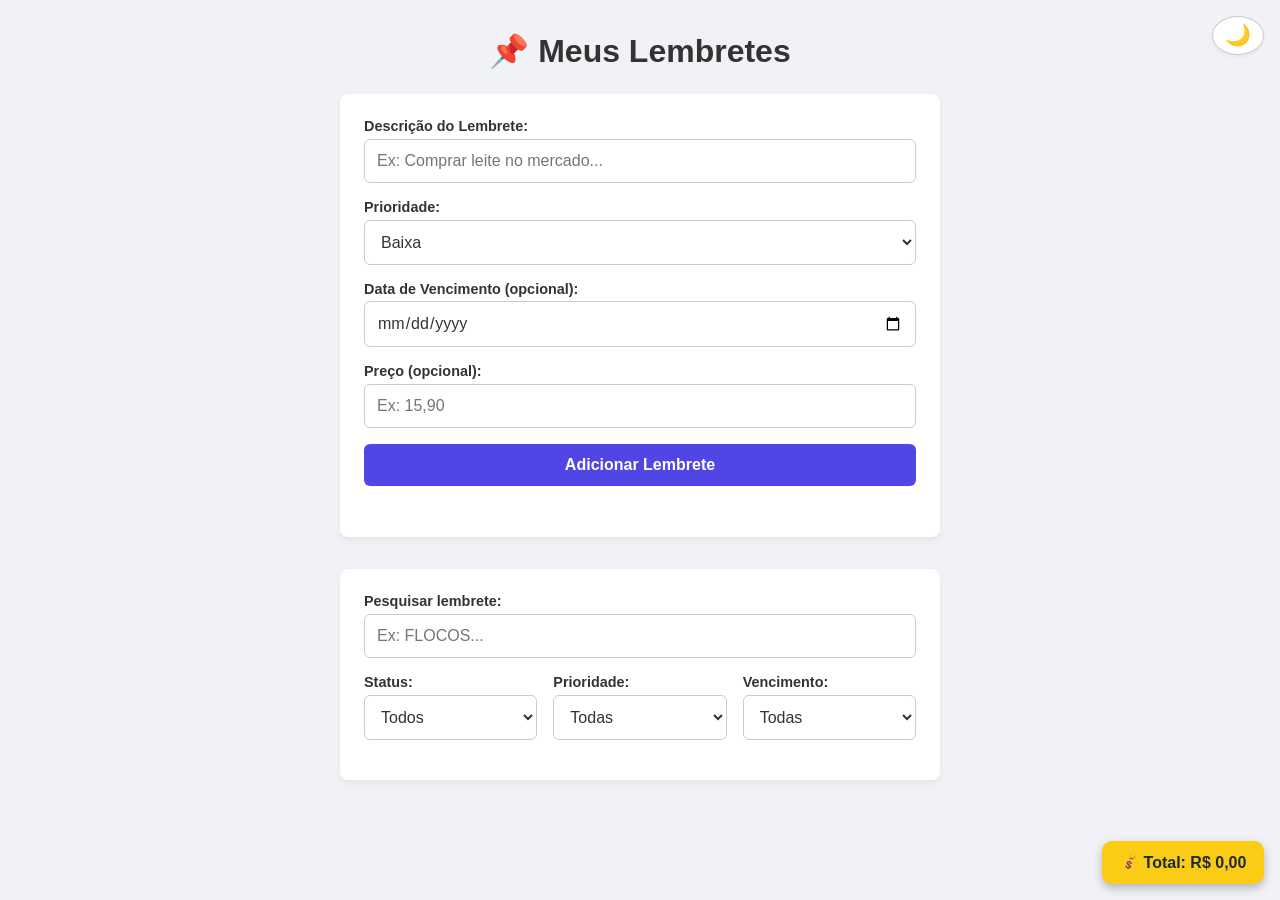
<file: painel de lembretes nova versao/index.html>
<!DOCTYPE html>
<html lang="pt-BR">
<head>
  <meta charset="UTF-8">
  <meta name="viewport" content="width=device-width, initial-scale=1.0">
  <title>Painel de Lembretes</title>
  <link rel="stylesheet" href="style.css">
</head>
<body>

  <!-- Botão fixo no canto da página para alternar entre modo claro e escuro -->
  <button id="btn-tema" aria-label="Alternar entre modo claro e escuro" title="Alternar tema">🌙</button>

  <!-- Bloco fixo no canto mostrando o total somado dos preços dos lembretes -->
  <div id="total-preco" class="total-preco">💰 Total: R$ 0,00</div>

  <main class="container">
    <h1>📌 Meus Lembretes</h1>

    <!-- Formulário de Entrada -->
    <div class="card-inputs">
      <div class="form-group">
        <label for="input-texto">Descrição do Lembrete:</label>
        <input type="text" id="input-texto" placeholder="Ex: Comprar leite no mercado...">
      </div>

      <div class="form-group">
        <label for="select-prioridade">Prioridade:</label>
        <select id="select-prioridade">
          <option value="baixa">Baixa</option>
          <option value="media">Média</option>
          <option value="alta">Alta</option>
        </select>
      </div>

      <div class="form-group">
        <label for="input-vencimento">Data de Vencimento (opcional):</label>
        <input type="date" id="input-vencimento">
      </div>

      <div class="form-group">
        <label for="input-preco">Preço (opcional):</label>
        <input type="number" id="input-preco" placeholder="Ex: 15,90" min="0" step="0.01" inputmode="decimal">
      </div>

      <button id="btn-adicionar">Adicionar Lembrete</button>
      <p id="msg-erro" class="erro"></p>
    </div>

    <!-- Filtros de busca e refinamento da lista -->
    <div class="card-filtros">
      <div class="form-group">
        <label for="input-busca">Pesquisar lembrete:</label>
        <input type="text" id="input-busca" placeholder="Ex: FLOCOS...">
      </div>

      <div class="filtros-grid">
        <div class="form-group">
          <label for="filtro-status">Status:</label>
          <select id="filtro-status">
            <option value="todos">Todos</option>
            <option value="pendente">Pendentes</option>
            <option value="concluido">Concluídos</option>
          </select>
        </div>

        <div class="form-group">
          <label for="filtro-prioridade">Prioridade:</label>
          <select id="filtro-prioridade">
            <option value="todas">Todas</option>
            <option value="alta">Alta</option>
            <option value="media">Média</option>
            <option value="baixa">Baixa</option>
          </select>
        </div>

        <div class="form-group">
          <label for="filtro-vencimento">Vencimento:</label>
          <select id="filtro-vencimento">
            <option value="todas">Todas</option>
            <option value="atrasados">Atrasados</option>
            <option value="hoje">Vence hoje</option>
            <option value="semana">Próximos 7 dias</option>
            <option value="sem-data">Sem data</option>
          </select>
        </div>
      </div>
    </div>

    <!-- Container onde os cards serão gerados dinamicamente -->
    <section id="lista-lembretes" class="grid-lembretes"></section>
    <p id="msg-vazio" class="msg-vazio oculto">Nenhum lembrete encontrado com esses filtros.</p>
  </main>

  <script src="script.js"></script>
</body>
</html>
</file>
<file: painel de lembretes nova versao/style.css>
/* ==========================================================
   VARIÁVEIS DE TEMA
   Definimos as cores como variáveis CSS para que o modo escuro
   seja só uma troca de valores (feita via classe no <body>),
   sem precisar duplicar regras de estilo pela folha toda.
   ========================================================== */
:root {
  --cor-fundo: #f0f2f5;
  --cor-texto: #333;
  --cor-cartao: #ffffff;
  --cor-borda: #ccc;
  --cor-sombra: rgba(0, 0, 0, 0.05);
  --cor-texto-suave: #6b7280;
}

/* Modo escuro: aplicado quando o JS adiciona a classe "tema-escuro" no <body> */
body.tema-escuro {
  --cor-fundo: #111827;
  --cor-texto: #e5e7eb;
  --cor-cartao: #1f2937;
  --cor-borda: #374151;
  --cor-sombra: rgba(0, 0, 0, 0.4);
  --cor-texto-suave: #9ca3af;
}

* {
  box-sizing: border-box;
  margin: 0;
  padding: 0;
  font-family: 'Segoe UI', Tahoma, Geneva, Verdana, sans-serif;
}

body {
  background-color: var(--cor-fundo);
  color: var(--cor-texto);
  padding: 2rem 1rem;
  /* Transição suave ao trocar de tema, em vez de uma troca "seca" de cores */
  transition: background-color 0.2s, color 0.2s;
}

.container {
  max-width: 600px;
  margin: 0 auto;
}

h1 {
  text-align: center;
  margin-bottom: 1.5rem;
}

.card-inputs {
  background: var(--cor-cartao);
  padding: 1.5rem;
  border-radius: 8px;
  box-shadow: 0 4px 6px var(--cor-sombra);
  margin-bottom: 2rem;
  transition: background-color 0.2s;
}

.form-group {
  margin-bottom: 1rem;
  display: flex;
  flex-direction: column;
}

label {
  font-size: 0.9rem;
  font-weight: 600;
  margin-bottom: 0.3rem;
}

input, select, button {
  padding: 0.75rem;
  border-radius: 6px;
  border: 1px solid var(--cor-borda);
  font-size: 1rem;
  background-color: var(--cor-cartao);
  color: var(--cor-texto);
}

input:focus, select:focus {
  outline: none;
  border-color: #4f46e5;
}

button {
  background-color: #4f46e5;
  color: white;
  border: none;
  font-weight: bold;
  cursor: pointer;
  width: 100%;
  transition: background 0.2s;
}

button:hover {
  background-color: #4338ca;
}

.erro {
  color: #ef4444;
  font-size: 0.85rem;
  margin-top: 0.5rem;
  min-height: 1.2rem;
}

/* Bloco de filtros, logo abaixo da caixa de adicionar lembretes */
.card-filtros {
  background: var(--cor-cartao);
  padding: 1.5rem;
  border-radius: 8px;
  box-shadow: 0 4px 6px var(--cor-sombra);
  margin-bottom: 2rem;
  transition: background-color 0.2s;
}

/* Os três blocos (status, prioridade, vencimento) lado a lado quando há espaço */
.filtros-grid {
  display: grid;
  grid-template-columns: repeat(3, 1fr);
  gap: 1rem;
}

/* Em telas estreitas, os blocos de filtro empilham em vez de espremer */
@media (max-width: 500px) {
  .filtros-grid {
    grid-template-columns: 1fr;
  }
}

/* Mensagem exibida quando nenhum lembrete passa nos filtros atuais */
.msg-vazio {
  text-align: center;
  color: var(--cor-texto-suave);
  margin-top: 1rem;
}

/* Grid de Lembretes Gerados Dinamicamente */
.grid-lembretes {
  display: flex;
  flex-direction: column;
  gap: 1rem;
}

.card-item {
  background: var(--cor-cartao);
  padding: 1rem;
  border-radius: 6px;
  border-left: 6px solid #ccc;
  display: flex;
  justify-content: space-between;
  align-items: center;
  box-shadow: 0 2px 4px var(--cor-sombra);
  transition: background-color 0.2s;
}

/* Estilos dinâmicos baseados na prioridade */
.card-item.alta { border-left-color: #ef4444; }
.card-item.media { border-left-color: #f59e0b; }
.card-item.baixa { border-left-color: #10b981; }

/* Área de texto do lembrete: indica que é clicável (marca/desmarca o ✅) */
.info-lembrete {
  cursor: pointer;
}

/* Emoji de "confere" (✅) exibido ao lado do texto quando o item está marcado */
.emoji-confere {
  margin-left: 0.4rem;
}

/* Classe usada para esconder o emoji (ou a mensagem de "nada encontrado") */
.oculto {
  display: none;
}

/* Texto da data de vencimento dentro do card */
.vencimento {
  display: block;
  color: var(--cor-texto-suave);
}

/* Texto do preço dentro do card */
.preco-item {
  display: block;
  color: var(--cor-texto-suave);
  font-weight: 600;
}

.btn-deletar {
  background: #fee2e2;
  color: #ef4444;
  border: none;
  padding: 0.4rem 0.8rem;
  border-radius: 4px;
  cursor: pointer;
  width: auto;
}

.btn-deletar:hover {
  background: #fca5a5;
}

/* ==========================================================
   BOTÃO DE ALTERNAR TEMA (claro/escuro)
   Fica fixo no canto superior direito da página, sempre visível.
   ========================================================== */
#btn-tema {
  position: fixed;
  top: 1rem;
  right: 1rem;
  width: auto;
  padding: 0.5rem 0.75rem;
  font-size: 1.3rem;
  line-height: 1;
  background: var(--cor-cartao);
  border: 1px solid var(--cor-borda);
  border-radius: 50%;
  box-shadow: 0 2px 4px var(--cor-sombra);
  cursor: pointer;
  z-index: 1000;
}

#btn-tema:hover {
  background: var(--cor-cartao);
  filter: brightness(0.95);
}

/* ==========================================================
   BLOCO FIXO DO TOTAL DE PREÇOS
   Fica fixo no canto inferior direito, sempre visível, com cor
   amarela bem chamativa pra chamar atenção pro valor final.
   ========================================================== */
.total-preco {
  position: fixed;
  bottom: 1rem;
  right: 1rem;
  background-color: #facc15;
  color: #1f2937;
  font-weight: bold;
  font-size: 1rem;
  padding: 0.75rem 1.1rem;
  border-radius: 10px;
  box-shadow: 0 4px 10px rgba(0, 0, 0, 0.25);
  z-index: 1000;
  white-space: nowrap;
}

/* ==========================================================
   EASTER EGGS: elementos que atravessam correndo o rodapé da página
   Estrutura genérica reaproveitada pelo dinossauro e pela dupla
   Alice + coelho. A duração da travessia é definida via JS
   (inline, "animation-duration") de acordo com a velocidade configurada.
   ========================================================== */
.easter-egg-correndo {
  position: fixed;
  bottom: 1.5rem;
  left: 0;
  display: flex;
  align-items: center;
  gap: 0.6rem;
  white-space: nowrap;
  z-index: 2000;
  pointer-events: none; /* não atrapalha cliques na página */
  animation-name: correr-tela;
  animation-timing-function: linear;
  animation-fill-mode: forwards;
}

/* Atravessa a tela da esquerda pra direita, saindo e entrando fora da tela */
@keyframes correr-tela {
  from { transform: translateX(-220px); }
  to { transform: translateX(calc(100vw + 20px)); }
}

/* --- Dinossauro (easter egg do tema claro/escuro) --- */
.dino-emoji {
  font-size: 2.5rem;
  display: inline-block;
  animation: dino-pular 0.25s ease-in-out infinite;
}

.dino-frase {
  font-size: 1.1rem;
  font-weight: bold;
  color: var(--cor-texto);
  background: var(--cor-cartao);
  padding: 0.2rem 0.6rem;
  border-radius: 999px;
  box-shadow: 0 2px 4px var(--cor-sombra);
}

/* Pequeno "pulinho" pra simular a corrida do dinossauro */
@keyframes dino-pular {
  0%, 100% { transform: translateY(0); }
  50% { transform: translateY(-6px); }
}

/* --- Alice + coelho (easter egg da lista bolo/suco/carne/baralho) --- */
.sprite-corredor {
  height: 100px;
  width: auto;
  image-rendering: pixelated; /* mantém os pixels nítidos ao ampliar */
}

#sprite-coelho {
  height: 80px; /* o coelho é um pouco mais baixo que a Alice */
  align-self: flex-end;
}

/* ==========================================================
   RESPONSIVIDADE PARA CELULARES
   Ajustes para telas pequenas, além do "filtros-grid" que já
   vira coluna única em telas até 500px (regra lá em cima).
   ========================================================== */
@media (max-width: 480px) {
  body {
    padding: 1.25rem 0.75rem;
  }

  h1 {
    font-size: 1.4rem;
  }

  /* Botão de tema um pouco menor e mais próximo da borda no celular */
  #btn-tema {
    top: 0.5rem;
    right: 0.5rem;
    font-size: 1.1rem;
    padding: 0.4rem 0.6rem;
  }

  /* Bloco do total um pouco menor e mais próximo da borda no celular */
  .total-preco {
    bottom: 0.5rem;
    right: 0.5rem;
    font-size: 0.85rem;
    padding: 0.55rem 0.8rem;
  }

  /* Em telas estreitas, o card do lembrete quebra linha em vez de espremer
     o texto e o botão "Excluir" numa mesma linha apertada */
  .card-item {
    flex-wrap: wrap;
    gap: 0.6rem;
  }

  .btn-deletar {
    width: 100%;
  }

  /* Easter eggs em versão um pouco menor, pra caber melhor na tela do celular */
  .dino-emoji {
    font-size: 1.8rem;
  }

  .dino-frase {
    font-size: 0.85rem;
    padding: 0.15rem 0.5rem;
  }

  .sprite-corredor {
    height: 64px;
  }

  #sprite-coelho {
    height: 52px;
  }
}
</file>
